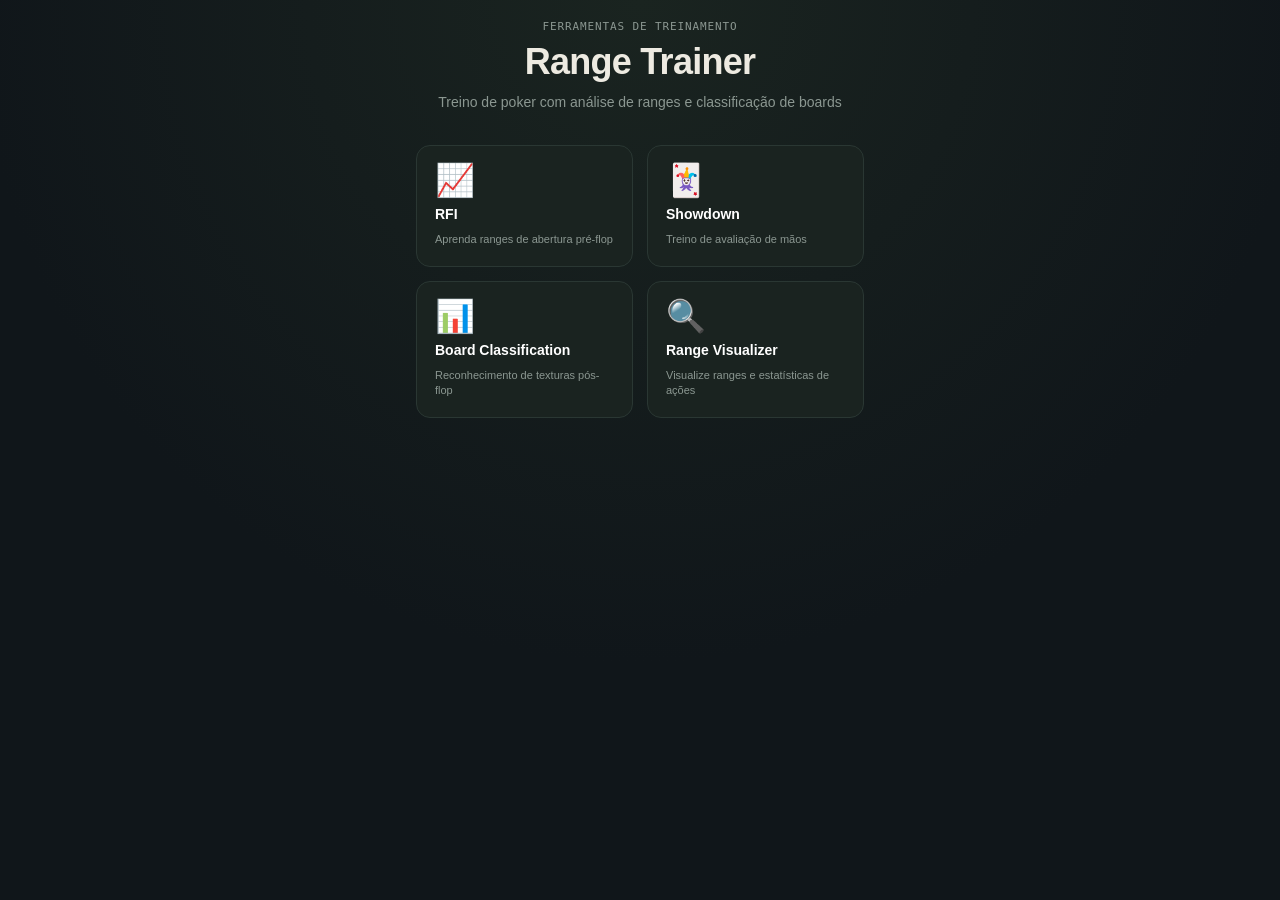
<file: index.html>
<!DOCTYPE html>
<html lang="pt-BR">
<head>
<meta charset="UTF-8">
<meta name="viewport" content="width=device-width, initial-scale=1, maximum-scale=1, viewport-fit=cover">
<meta name="theme-color" content="#12181A">
<title>Range Trainer</title>
<link rel="stylesheet" href="css/base.css">
<style>
  .hero {
    text-align: center; margin-bottom: 32px;
  }
  .hero .eyebrow {
    font-family: var(--font-mono); font-size: 11px; letter-spacing: 0.08em;
    text-transform: uppercase; color: var(--text-muted); margin-bottom: 8px;
  }
  .hero h1 {
    font-size: 36px; font-weight: 700; margin: 8px 0; color: var(--text);
  }
  .hero .sub {
    font-size: 14px; color: var(--text-muted); line-height: 1.6;
  }

  .minigames-grid {
    display: grid; grid-template-columns: 1fr 1fr; gap: 14px; margin-bottom: 24px;
  }
  .minigame-card {
    background: var(--surface); border: 1.5px solid var(--border-soft); border-radius: 14px;
    padding: 18px; text-decoration: none; color: inherit; cursor: pointer;
    transition: all 0.2s ease; display: flex; flex-direction: column; gap: 10px;
  }
  .minigame-card:hover {
    border-color: var(--accent); background: var(--surface-2);
  }
  .minigame-card:active {
    transform: scale(0.98);
  }
  .card-icon {
    font-size: 32px; line-height: 1;
  }
  .card-title {
    font-size: 14px; font-weight: 700; color: white;
  }
  .card-desc {
    font-size: 11px; color: var(--text-muted); line-height: 1.4;
  }

  .screen {
    max-width: 480px; margin: 0 auto; padding: 0 16px;
  }

  @media (max-width: 768px) {
    .minigames-grid { grid-template-columns: 1fr; }
    .hero h1 { font-size: 28px; }
  }
</style>
</head>
<body>
<div class="screen">
  <div style="height: 20px;"></div>
  <div class="hero">
    <p class="eyebrow">Ferramentas de Treinamento</p>
    <h1>Range Trainer</h1>
    <p class="sub">Treino de poker com análise de ranges e classificação de boards</p>
  </div>

  <div class="minigames-grid">
    <a href="treino_open_raise.html" class="minigame-card">
      <div class="card-icon">📈</div>
      <div class="card-title">RFI</div>
      <div class="card-desc">Aprenda ranges de abertura pré-flop</div>
    </a>

    <a href="treino_showdown.html" class="minigame-card">
      <div class="card-icon">🃏</div>
      <div class="card-title">Showdown</div>
      <div class="card-desc">Treino de avaliação de mãos</div>
    </a>

    <a href="treino_boards.html" class="minigame-card">
      <div class="card-icon">📊</div>
      <div class="card-title">Board Classification</div>
      <div class="card-desc">Reconhecimento de texturas pós-flop</div>
    </a>

    <a href="treino_range_visualizer.html" class="minigame-card">
      <div class="card-icon">🔍</div>
      <div class="card-title">Range Visualizer</div>
      <div class="card-desc">Visualize ranges e estatísticas de ações</div>
    </a>
  </div>

  <div style="height: 40px;"></div>
</div>
</body>
</html>
</file>
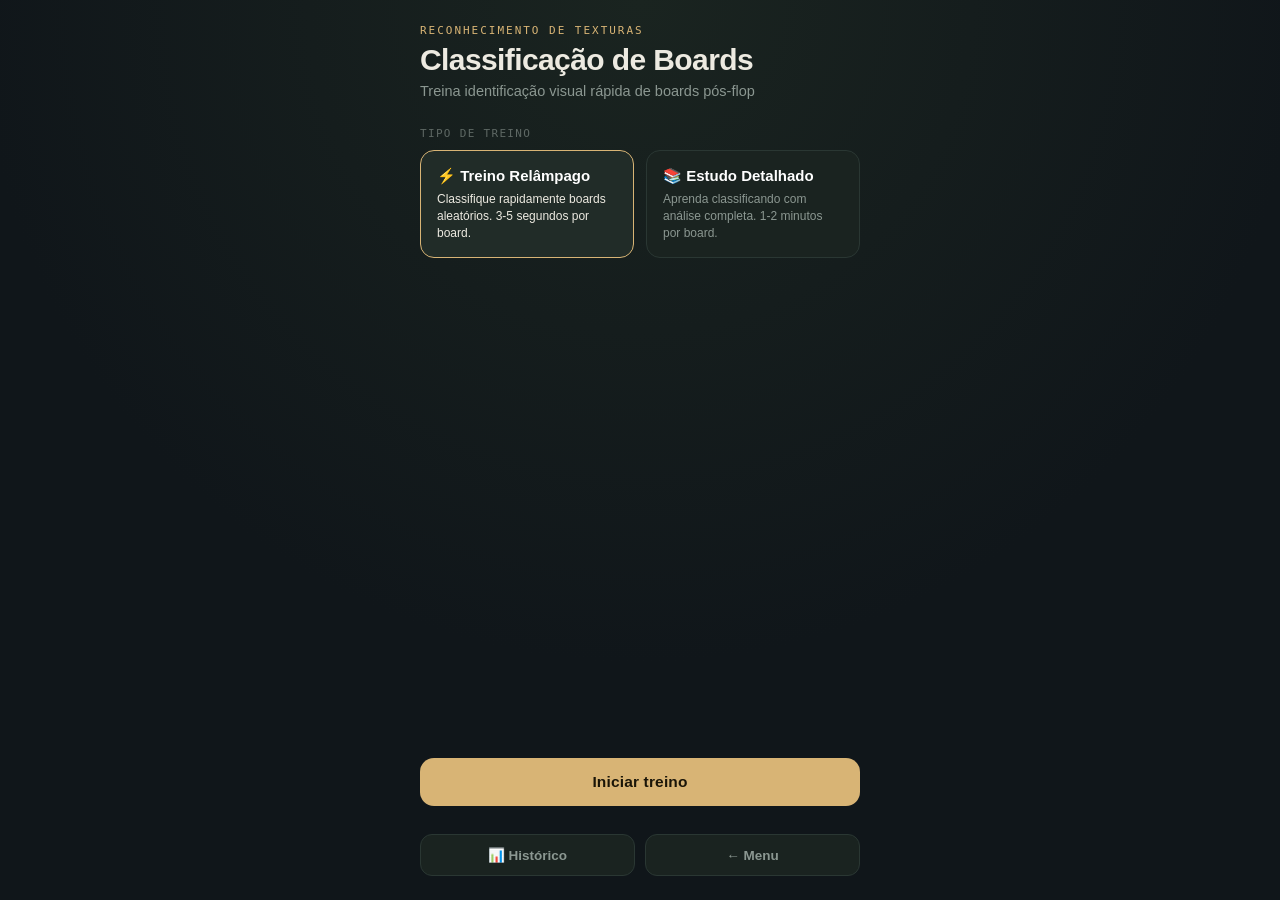
<file: treino_boards.html>
<!DOCTYPE html>
<html lang="pt-BR">
<head>
<meta charset="UTF-8">
<meta name="viewport" content="width=device-width, initial-scale=1, maximum-scale=1, viewport-fit=cover">
<meta name="theme-color" content="#12181A">
<title>Range Trainer · Board Classification</title>
<link rel="stylesheet" href="css/base.css">
<link rel="stylesheet" href="css/cards.css">
<link rel="stylesheet" href="css/boards.css">
</head>
<body>
<div id="app"></div>

<script src="js/storage.js"></script>
<script src="js/cards.js"></script>
<script src="js/ui.js"></script>
<script src="js/boards.js"></script>
</body>
</html>
</file>
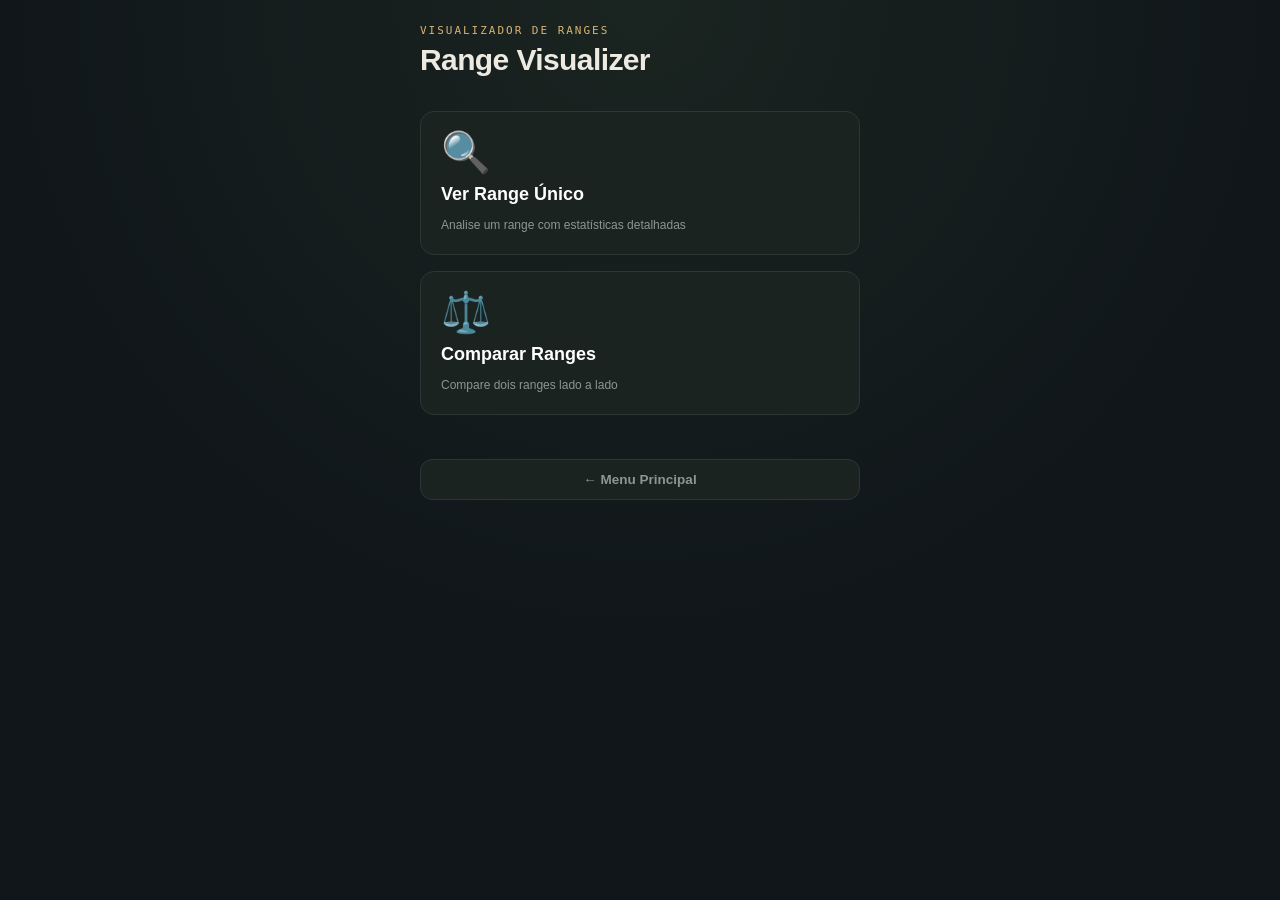
<file: treino_range_visualizer.html>
<!DOCTYPE html>
<html lang="pt-BR">
<head>
<meta charset="UTF-8">
<meta name="viewport" content="width=device-width, initial-scale=1, maximum-scale=1, viewport-fit=cover">
<meta name="theme-color" content="#12181A">
<title>Range Trainer · Range Visualizer</title>
<link rel="stylesheet" href="css/base.css">
<link rel="stylesheet" href="css/cards.css">
<link rel="stylesheet" href="css/range-visualizer.css">
</head>
<body>
<div id="app"></div>

<script src="js/storage.js"></script>
<script src="js/cards.js"></script>
<script src="js/ranges.js"></script>
<script src="js/ui.js"></script>
<script src="data/ranges_default.js"></script>
<script src="js/range-visualizer.js"></script>
</body>
</html>
</file>
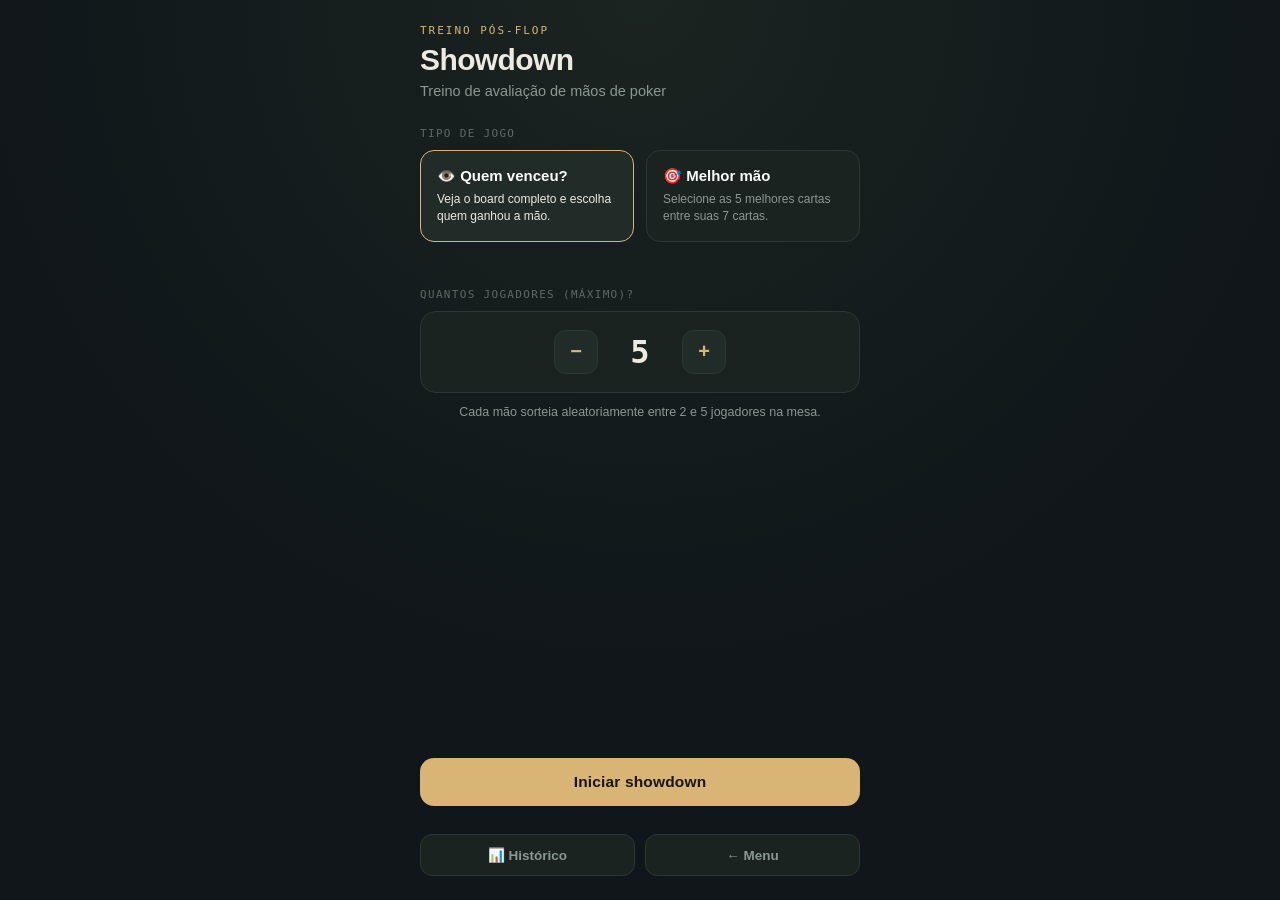
<file: treino_showdown.html>
<!DOCTYPE html>
<html lang="pt-BR">
<head>
<meta charset="UTF-8">
<meta name="viewport" content="width=device-width, initial-scale=1, maximum-scale=1, viewport-fit=cover">
<meta name="theme-color" content="#12181A">
<title>Range Trainer · Showdown</title>
<link rel="stylesheet" href="css/base.css">
<link rel="stylesheet" href="css/cards.css">
<link rel="stylesheet" href="css/showdown.css">
</head>
<body>
<div id="app"></div>

<script src="js/storage.js"></script>
<script src="js/cards.js"></script>
<script src="js/hand-eval.js"></script>
<script src="js/ui.js"></script>
<script src="js/showdown.js"></script>
</body>
</html>
</file>
<file: css/base.css>
/* Base do app: variáveis, reset, layout do shell, componentes genéricos
   (botões, listas de opção, telas de estatística/import) reutilizáveis por
   qualquer minigame. */
:root {
  --bg: #10161A;
  --bg-vignette: radial-gradient(circle at 50% 0%, #1A2420 0%, #10161A 60%);
  --surface: #1A2320;
  --surface-2: #212C28;
  --border-soft: #2A3733;
  --accent: #D8B475;
  --accent-strong: #E8C98D;
  --accent-dim: #7A6438;
  --success: #5FAE7E;
  --success-bg: rgba(95, 174, 126, 0.14);
  --danger: #D97A6C;
  --danger-bg: rgba(217, 122, 108, 0.14);
  --warning: #E8A546;
  --text: #EDEAE1;
  --text-muted: #8B9791;
  --text-faint: #5E6864;
  --card-bg: #F6F2E7;
  --card-ink: #23262B;
  --card-red: #B4453B;
  --font-display: -apple-system, BlinkMacSystemFont, "Segoe UI", Roboto, sans-serif;
  --font-mono: ui-monospace, "SF Mono", "Roboto Mono", Menlo, Consolas, monospace;
  --safe-bottom: env(safe-area-inset-bottom, 0px);
}

* { box-sizing: border-box; -webkit-tap-highlight-color: transparent; }

html, body {
  margin: 0; padding: 0;
  background: var(--bg);
  color: var(--text);
  font-family: var(--font-display);
  -webkit-font-smoothing: antialiased;
}

body {
  background: var(--bg-vignette);
  min-height: 100vh;
  min-height: 100dvh;
}

#app {
  max-width: 480px;
  margin: 0 auto;
  min-height: 100vh;
  min-height: 100dvh;
  display: flex;
  flex-direction: column;
  position: relative;
}

button { font-family: inherit; cursor: pointer; }

.screen {
  flex: 1;
  display: flex;
  flex-direction: column;
  padding: 24px 20px calc(24px + var(--safe-bottom));
  animation: fadeIn 0.25s ease-out;
}

@keyframes fadeIn { from { opacity: 0; } to { opacity: 1; } }

/* ---------- Topbar ---------- */
.topbar {
  display: flex; align-items: center; gap: 12px;
  margin-bottom: 20px;
}
.topbar .back-btn {
  background: var(--surface-2); border: 1px solid var(--border-soft);
  color: var(--text-muted); width: 36px; height: 36px; border-radius: 10px;
  font-size: 16px; display: flex; align-items: center; justify-content: center;
  flex-shrink: 0;
}
.topbar .back-btn:active { background: var(--border-soft); }
.topbar h2 { font-size: 15px; font-weight: 600; margin: 0; color: var(--text-muted);
  text-transform: uppercase; letter-spacing: 0.08em; }

/* ---------- Hero (título de tela inicial) ---------- */
.hero { margin-bottom: 28px; }
.eyebrow {
  font-family: var(--font-mono); font-size: 11px; letter-spacing: 0.18em;
  text-transform: uppercase; color: var(--accent); margin: 0 0 6px;
}
.hero h1 { font-size: 30px; margin: 0 0 6px; letter-spacing: -0.02em; font-weight: 700; }
.hero .sub { color: var(--text-muted); margin: 0; font-size: 14.5px; }

.home-footer { display: flex; gap: 10px; margin-top: 28px; }
.btn-secondary {
  flex: 1; background: var(--surface); border: 1px solid var(--border-soft);
  color: var(--text-muted); padding: 12px; border-radius: 12px; font-size: 13.5px;
  font-weight: 600;
}
.btn-secondary:active { background: var(--surface-2); }

.range-status {
  margin-top: 18px; padding: 10px 12px; border-radius: 10px;
  background: var(--surface); border: 1px solid var(--border-soft);
  font-size: 12px; color: var(--text-muted); display: flex; align-items: center; gap: 8px;
}
.range-status strong { color: var(--accent); font-weight: 600; }

/* ---------- Section titles ---------- */
.section-label {
  font-family: var(--font-mono); font-size: 11px; letter-spacing: 0.12em;
  text-transform: uppercase; color: var(--text-faint); margin: 22px 0 10px;
}
.section-label:first-of-type { margin-top: 0; }

/* ---------- Config: listas de opção ---------- */
.option-list { display: flex; flex-direction: column; gap: 8px; }
.option-row {
  display: flex; align-items: center; gap: 12px;
  background: var(--surface); border: 1.5px solid var(--border-soft);
  border-radius: 12px; padding: 13px 14px;
}
.option-row.selected { border-color: var(--accent); background: var(--surface-2); }
.option-row input { display: none; }
.option-row .radio-dot, .option-row .check-box {
  width: 18px; height: 18px; border-radius: 50%; border: 1.5px solid var(--text-faint);
  flex-shrink: 0; display: flex; align-items: center; justify-content: center;
}
.option-row .check-box { border-radius: 5px; }
.option-row.selected .radio-dot, .option-row.selected .check-box { border-color: var(--accent); }
.option-row.selected .radio-dot::after {
  content: ''; width: 9px; height: 9px; border-radius: 50%; background: var(--accent);
}
.option-row.selected .check-box::after { content: '✓'; color: var(--accent); font-size: 12px; font-weight: 700; }
.option-row .option-text { flex: 1; min-width: 0; }
.option-row .option-text .t1 { font-size: 14.5px; font-weight: 600; }
.option-row .option-text .t2 { font-size: 12px; color: var(--text-muted); margin-top: 1px; }

.position-grid { display: grid; grid-template-columns: 1fr 1fr; gap: 8px; }
.position-pill {
  display: flex; align-items: center; gap: 8px;
  background: var(--surface); border: 1.5px solid var(--border-soft);
  border-radius: 12px; padding: 11px 12px; font-size: 13.5px; font-weight: 600;
}
.position-pill.selected { border-color: var(--accent); background: var(--surface-2); color: var(--accent-strong); }
.position-pill input { display: none; }
.position-pill .check-box { width: 16px; height: 16px; border-radius: 5px; border: 1.5px solid var(--text-faint); flex-shrink: 0; display:flex; align-items:center; justify-content:center; }
.position-pill.selected .check-box { border-color: var(--accent); }
.position-pill.selected .check-box::after { content: '✓'; color: var(--accent); font-size: 11px; }

.select-toggle-row { display: flex; justify-content: flex-end; margin: -2px 0 8px; }
.link-btn { background: none; border: none; color: var(--accent); font-size: 12.5px; font-weight: 600; padding: 4px; }

.spacer { flex: 1; }

.btn-primary {
  width: 100%; background: var(--accent); color: #1A1508; border: none;
  padding: 15px; border-radius: 14px; font-size: 15.5px; font-weight: 700;
  margin-top: 20px; letter-spacing: 0.01em;
}
.btn-primary:active { background: var(--accent-strong); }
.btn-primary:disabled { background: var(--surface-2); color: var(--text-faint); }

/* ---------- Tela de jogo (genérico: pergunta + centralização) ---------- */
.game-center {
  flex: 1; display: flex; flex-direction: column; align-items: center; justify-content: center;
  gap: 22px; padding: 10px 0;
}

.ask-block { text-align: center; }
.ask-block .chip { margin: 0 auto 12px; }
.ask-block h2 { font-size: 22px; margin: 0; font-weight: 700; }

.feedback-panel {
  width: 100%; border-radius: 16px; padding: 18px; text-align: center;
  border: 1.5px solid var(--border-soft); animation: fadeIn 0.2s ease-out;
}
.feedback-panel.correct { background: var(--success-bg); border-color: var(--success); }
.feedback-panel.wrong { background: var(--danger-bg); border-color: var(--danger); }
.feedback-panel .fb-title { font-size: 17px; font-weight: 700; margin-bottom: 4px; }
.feedback-panel.correct .fb-title { color: var(--success); }
.feedback-panel.wrong .fb-title { color: var(--danger); }
.feedback-panel .fb-detail { font-size: 13px; color: var(--text-muted); }
.feedback-panel .fb-detail b { color: var(--text); font-family: var(--font-mono); }

.end-session-link { text-align: center; margin-top: 18px; }
.end-session-link button { background: none; border: none; color: var(--text-faint); font-size: 12.5px; text-decoration: underline; }

/* ---------- Estatísticas ---------- */
.stat-hero {
  background: var(--surface); border: 1px solid var(--border-soft); border-radius: 16px;
  padding: 20px; text-align: center; margin-bottom: 20px;
}
.stat-hero .big-num { font-family: var(--font-mono); font-size: 40px; font-weight: 700; color: var(--accent); line-height: 1; }
.stat-hero .big-label { font-size: 12.5px; color: var(--text-muted); margin-top: 6px; }

.stat-table { display: flex; flex-direction: column; gap: 6px; margin-bottom: 4px; }
.stat-row {
  display: flex; align-items: center; gap: 10px;
  background: var(--surface); border: 1px solid var(--border-soft);
  border-radius: 10px; padding: 10px 12px;
}
.stat-row .label { font-size: 13.5px; font-weight: 600; flex-shrink: 0; width: 92px; }
.stat-row .bar-track { flex: 1; height: 6px; background: var(--surface-2); border-radius: 4px; overflow: hidden; }
.stat-row .bar-fill { height: 100%; background: var(--accent); border-radius: 4px; }
.stat-row .pct { font-family: var(--font-mono); font-size: 12.5px; color: var(--text-muted); width: 68px; text-align: right; flex-shrink: 0; }

details.detail-block { margin-top: 18px; }
details.detail-block summary {
  font-family: var(--font-mono); font-size: 11px; letter-spacing: 0.1em; text-transform: uppercase;
  color: var(--text-faint); cursor: pointer; padding: 6px 0;
}
.empty-state { text-align: center; padding: 40px 20px; color: var(--text-muted); }
.empty-state .big-icon { font-size: 36px; margin-bottom: 10px; }

.danger-link { width: 100%; background: none; border: 1px solid var(--border-soft); color: var(--danger);
  padding: 12px; border-radius: 12px; margin-top: 24px; font-size: 13.5px; font-weight: 600; }

/* ---------- Import screen ---------- */
.info-box { background: var(--surface); border: 1px solid var(--border-soft); border-radius: 12px; padding: 14px; font-size: 13px; color: var(--text-muted); line-height: 1.5; margin-bottom: 16px; }
.info-box code { font-family: var(--font-mono); background: var(--surface-2); padding: 1px 5px; border-radius: 4px; color: var(--accent); font-size: 12px; }
.file-input-btn { display: block; width: 100%; background: var(--surface); border: 1.5px dashed var(--border-soft); color: var(--accent); padding: 18px; border-radius: 14px; text-align: center; font-size: 14px; font-weight: 600; }
.toast { margin-top: 14px; padding: 12px 14px; border-radius: 10px; font-size: 13px; }
.toast.success { background: var(--success-bg); color: var(--success); border: 1px solid var(--success); }
.toast.error { background: var(--danger-bg); color: var(--danger); border: 1px solid var(--danger); }
.toast.warning { background: rgba(216, 180, 117, 0.14); color: var(--accent); border: 1px solid var(--accent); }

/* ---------- Gráfico de histórico diário ---------- */
.daily-filters { display: grid; grid-template-columns: 1fr 1fr; gap: 12px; margin-bottom: 20px; }
.daily-filters > div { display: flex; flex-direction: column; gap: 6px; }
.daily-filters label { font-size: 12px; font-weight: 600; color: var(--text-muted); text-transform: uppercase; letter-spacing: 0.05em; }
.daily-filters select {
  background: var(--surface); border: 1.5px solid var(--border-soft); border-radius: 10px;
  padding: 10px 12px; color: var(--text); font-size: 13px; font-family: inherit; cursor: pointer;
}
.daily-filters select:focus { outline: none; border-color: var(--accent); }

.chart-container { position: relative; height: 300px; margin-bottom: 20px; width: 100%; }
.chart-container canvas { max-height: 300px; }
</file>
<file: css/cards.css>
/* Visual de cartas de poker e "chip" (badge redondo). Reutilizável por
   qualquer minigame que precise mostrar cartas ou posições/badges. */
.chip {
  position: relative; width: 46px; height: 46px; border-radius: 50%;
  background: radial-gradient(circle at 35% 30%, #2E3A35, var(--surface-2) 75%);
  border: 1.5px solid var(--accent-dim);
  display: flex; align-items: center; justify-content: center;
  font-family: var(--font-mono); font-weight: 700; font-size: 12.5px;
  color: var(--accent); flex-shrink: 0; letter-spacing: -0.02em;
}
.chip::before {
  content: ''; position: absolute; inset: -5px; border-radius: 50%;
  background: repeating-conic-gradient(var(--accent-dim) 0deg 7deg, transparent 7deg 18deg);
  opacity: 0.4; z-index: -1;
}
.chip.chip-lg { width: 60px; height: 60px; font-size: 15px; }

.cards-row { display: flex; gap: -10px; }
.card {
  width: 92px; height: 130px; background: var(--card-bg); border-radius: 11px;
  position: relative; box-shadow: 0 8px 20px rgba(0,0,0,0.35);
  animation: dealCard 0.4s cubic-bezier(.2,.8,.3,1);
}
.card:first-child { transform: rotate(-5deg); margin-right: -14px; }
.card:last-child { transform: rotate(5deg); }
@keyframes dealCard { from { opacity: 0; transform: translateY(18px) scale(0.92) rotate(0deg); } }
.card .rank { position: absolute; font-family: var(--font-mono); font-weight: 700; font-size: 18px; line-height: 1; color: var(--card-ink); }
.card.red .rank, .card.red .suit-big { color: var(--card-red); }
.card .rank-tl { top: 10px; left: 10px; }
.card .rank-br { bottom: 10px; right: 10px; transform: rotate(180deg); }
.card .suit-big { position: absolute; inset: 0; display: flex; align-items: center; justify-content: center; font-size: 34px; color: var(--card-ink); }
</file>
<file: css/boards.css>
/* Board Classification minigame styles */

.bd-game-status {
  display: flex; align-items: center; justify-content: space-between; margin-bottom: 14px;
}
.bd-game-status .tag {
  font-family: var(--font-mono); font-size: 11px; color: var(--text-muted);
  background: var(--surface); border: 1px solid var(--border-soft);
  padding: 5px 10px; border-radius: 20px;
}
.bd-timer {
  font-family: var(--font-mono); font-size: 13px; color: var(--accent); font-weight: 700;
  background: var(--surface); border: 1px solid var(--border-soft); padding: 5px 10px; border-radius: 20px;
}

.board-display-section {
  text-align: center; margin-bottom: 24px; padding: 20px;
  background: var(--surface); border: 1.5px solid var(--border-soft); border-radius: 14px;
}
.board-cards {
  display: flex; justify-content: center; gap: 12px;
}
.board-cards .card {
  width: 92px; height: 130px;
}

.classify-section {
  display: flex; flex-direction: column; gap: 18px; margin-bottom: 20px;
}

.classify-axis {
  display: flex; flex-direction: column; gap: 10px;
}
.classify-axis label {
  font-size: 13px; font-weight: 600; color: var(--text-muted); text-transform: uppercase;
  font-family: var(--font-mono); letter-spacing: 0.04em;
}

.btn-group {
  display: grid; grid-template-columns: 1fr 1fr 1fr; gap: 8px;
}
.axis-btn {
  background: var(--surface-2); border: 1.5px solid var(--border-soft); border-radius: 10px;
  padding: 12px 14px; cursor: pointer; font-size: 13px; font-weight: 600;
  color: var(--text); transition: all 0.2s ease;
}
.axis-btn:active { background: var(--border-soft); }
.axis-btn.selected {
  border-color: var(--accent); background: var(--surface);
  box-shadow: 0 0 8px rgba(76, 175, 80, 0.3);
}
.axis-btn:disabled { opacity: 0.35; cursor: not-allowed; }

.bd-feedback-panel {
  width: 100%; border-radius: 14px; padding: 16px; text-align: center;
  border: 1.5px solid var(--border-soft); margin-bottom: 18px; animation: fadeIn 0.2s ease-out;
}
.bd-feedback-panel.correct {
  background: var(--success-bg); border-color: var(--success);
}
.bd-feedback-panel.wrong {
  background: var(--danger-bg); border-color: var(--danger);
}
.bd-feedback-panel .fb-title {
  font-size: 17px; font-weight: 700; margin-bottom: 8px;
}
.bd-feedback-panel.correct .fb-title { color: var(--success); }
.bd-feedback-panel.wrong .fb-title { color: var(--danger); }
.bd-feedback-panel .fb-detail {
  font-size: 12px; color: var(--text-muted); line-height: 1.5;
}
.bd-feedback-panel .fb-time {
  margin-top: 8px; font-family: var(--font-mono); font-size: 12px; color: var(--accent);
}

.auto-next-note {
  text-align: center; color: var(--text-muted); font-size: 12px; font-style: italic;
  margin-top: 12px;
}

.analysis-panel {
  background: var(--surface); border: 1.5px solid var(--border-soft); border-radius: 12px;
  padding: 16px; margin-bottom: 18px;
}

.analysis-section {
  margin-bottom: 14px;
}
.analysis-section h3 {
  font-size: 13px; font-weight: 700; color: var(--text-muted); text-transform: uppercase;
  font-family: var(--font-mono); letter-spacing: 0.04em; margin-bottom: 8px;
}
.analysis-section p {
  font-size: 13px; color: var(--text); line-height: 1.6; margin: 0;
}

.type-display {
  font-size: 20px; font-weight: 700; color: var(--accent); text-align: center; padding: 10px 0;
}

.strategy-box {
  background: var(--surface-2); border-left: 3px solid var(--accent-dim); padding: 12px;
  border-radius: 8px; margin-bottom: 10px;
}
.strategy-box strong {
  display: block; font-size: 12px; color: var(--accent); margin-bottom: 6px;
  font-family: var(--font-mono);
}
.strategy-box p {
  font-size: 12px; color: var(--text); line-height: 1.5; margin: 0;
}

.concern-box {
  background: var(--surface-2); border-left: 3px solid var(--warning); padding: 12px;
  border-radius: 8px; font-size: 12px; color: var(--text);
}
.concern-box strong { color: var(--warning); }

.stat-mode-label {
  font-size: 13px; color: var(--text-muted); margin-bottom: 12px; text-align: center;
}
.stat-mode-label strong { color: var(--accent); font-weight: 600; }

.game-mode-selector {
  display: grid; grid-template-columns: 1fr 1fr; gap: 12px; margin-bottom: 24px;
}
.mode-btn {
  background: var(--surface); border: 1.5px solid var(--border-soft); border-radius: 14px;
  padding: 16px; text-align: left; cursor: pointer; transition: all 0.2s ease;
}
.mode-btn:active { background: var(--surface-2); }
.mode-btn.active { border-color: var(--accent); background: var(--surface-2); }
.mode-title { font-weight: 700; font-size: 15px; margin-bottom: 6px; color: white; }
.mode-desc { font-size: 12px; color: var(--text-muted); line-height: 1.4; }
.mode-btn.active .mode-desc { color: var(--text); }

@media (max-width: 768px) {
  .btn-group { grid-template-columns: 1fr; }
  .board-cards { flex-wrap: wrap; }
}
</file>
<file: css/range-visualizer.css>
/* Range Visualizer: visualização de ranges com estatísticas */

.range-header {
  display: flex;
  justify-content: space-between;
  align-items: center;
  gap: 12px;
  margin-bottom: 20px;
}

.range-header h2 {
  flex: 1;
  font-size: 18px;
  font-weight: 700;
  margin: 0;
}

.stats-panel {
  display: grid;
  grid-template-columns: 1fr 1fr 1fr 1fr;
  gap: 12px;
  margin-bottom: 24px;
}

.stat-item {
  background: var(--surface);
  border: 1.5px solid var(--border-soft);
  border-radius: 12px;
  padding: 12px;
  text-align: center;
  display: flex;
  flex-direction: column;
  gap: 6px;
  min-width: 0;
}

.stat-item.allin {
  border-color: #8B0000;
  background: rgba(139, 0, 0, 0.1);
}

.stat-item.raise {
  border-color: #FF6B6B;
  background: rgba(255, 107, 107, 0.1);
}

.stat-item.call {
  border-color: #27AE60;
  background: rgba(39, 174, 96, 0.1);
}

.stat-item.fold {
  border-color: #3498DB;
  background: rgba(52, 152, 219, 0.1);
}

.stat-label {
  font-size: 11px;
  font-weight: 700;
  text-transform: uppercase;
  color: var(--text-muted);
  font-family: var(--font-mono);
  letter-spacing: 0.05em;
}

.stat-item.allin .stat-label { color: #8B0000; }
.stat-item.raise .stat-label { color: #FF6B6B; }
.stat-item.call .stat-label { color: #27AE60; }
.stat-item.fold .stat-label { color: #3498DB; }

.stat-number {
  font-size: 24px;
  font-weight: 700;
  color: var(--text);
}

.stat-percent {
  font-size: 12px;
  font-weight: 600;
  color: var(--accent);
  font-family: var(--font-mono);
}

.mode-selector {
  display: grid;
  grid-template-columns: 1fr 1fr 1fr 1fr;
  gap: 8px;
  margin-bottom: 20px;
}

.mode-btn {
  background: var(--surface);
  border: 1.5px solid var(--border-soft);
  border-radius: 10px;
  padding: 10px;
  color: var(--text);
  font-size: 11px;
  font-weight: 600;
  text-align: center;
  cursor: pointer;
  transition: all 0.2s ease;
  text-transform: uppercase;
  letter-spacing: 0.04em;
}

.mode-btn:active {
  transform: scale(0.95);
}

.mode-btn.active {
  border-color: var(--accent);
  background: var(--surface-2);
  color: var(--accent);
}

.grid-container {
  display: grid;
  grid-template-columns: repeat(13, 1fr);
  gap: 4px;
  background: var(--surface);
  border: 1.5px solid var(--border-soft);
  border-radius: 12px;
  padding: 12px;
}

.range-cell {
  aspect-ratio: 1;
  display: flex;
  align-items: center;
  justify-content: center;
  border-radius: 8px;
  font-size: 11px;
  font-weight: 600;
  font-family: var(--font-mono);
  cursor: default;
  user-select: none;
  border: 1px solid rgba(0, 0, 0, 0.2);
}

.range-cell.allin {
  background: #8B0000;
  color: white;
}

.range-cell.raise {
  background: #FF6B6B;
  color: white;
}

.range-cell.call {
  background: #27AE60;
  color: white;
}

.range-cell.fold {
  background: #3498DB;
  color: white;
}

.range-cell.empty {
  background: #95A5A6;
  color: white;
  opacity: 0.5;
}

.blinds-selector {
  display: grid;
  grid-template-columns: repeat(4, 1fr);
  gap: 10px;
}

.blinds-selector .option-row {
  margin-bottom: 0;
}

.home-options {
  display: flex;
  flex-direction: column;
  gap: 16px;
  margin-bottom: 24px;
}

.option-btn {
  background: var(--surface);
  border: 1.5px solid var(--border-soft);
  border-radius: 14px;
  padding: 20px;
  text-align: left;
  cursor: pointer;
  transition: all 0.2s ease;
  display: flex;
  flex-direction: column;
  gap: 12px;
  color: inherit;
  text-decoration: none;
}

.option-btn:hover {
  border-color: var(--accent);
  background: var(--surface-2);
}

.option-btn:active {
  transform: scale(0.98);
}

.option-btn.large .btn-icon {
  font-size: 40px;
  line-height: 1;
}

.option-btn.large .btn-title {
  font-size: 18px;
  font-weight: 700;
  color: white;
}

.option-btn.large .btn-desc {
  font-size: 12px;
  color: var(--text-muted);
  line-height: 1.4;
}

.home-footer {
  display: flex;
  gap: 12px;
  margin-top: 20px;
}

.compare-selection {
  display: grid;
  grid-template-columns: 1fr 1fr;
  gap: 20px;
  margin-bottom: 24px;
}

.compare-column {
  display: flex;
  flex-direction: column;
  gap: 16px;
}

.compare-column h3 {
  font-size: 16px;
  font-weight: 700;
  color: var(--text);
  margin: 0;
}

.compare-grids {
  display: grid;
  grid-template-columns: 1fr 1fr;
  gap: 24px;
  margin-bottom: 24px;
}

.compare-grid-wrapper {
  display: flex;
  flex-direction: column;
  gap: 12px;
}

.compare-grid-wrapper h3 {
  font-size: 14px;
  font-weight: 700;
  color: var(--text);
  margin: 0;
}

.differences-panel {
  display: grid;
  grid-template-columns: repeat(3, 1fr);
  gap: 16px;
  background: var(--surface);
  border: 1.5px solid var(--border-soft);
  border-radius: 12px;
  padding: 16px;
}

.diff-column {
  display: flex;
  flex-direction: column;
  gap: 12px;
}

.diff-column h4 {
  font-size: 12px;
  font-weight: 700;
  text-transform: uppercase;
  color: var(--text-muted);
  letter-spacing: 0.05em;
  margin: 0;
}

.differences-grids {
  display: grid;
  grid-template-columns: 1fr 1fr;
  gap: 24px;
}

.diff-grid-wrapper {
  display: flex;
  flex-direction: column;
  gap: 12px;
}

.diff-grid-header {
  display: flex;
  flex-direction: column;
  gap: 4px;
}

.diff-grid-title {
  font-size: 14px;
  font-weight: 700;
  color: var(--text);
}

.diff-grid-subtitle {
  font-size: 11px;
  font-weight: 600;
  color: #F39C12;
  text-transform: uppercase;
  letter-spacing: 0.05em;
}

.difference-grid {
  display: flex;
}

.difference-grid .grid-container {
  width: 100%;
}

.range-cell.diff-only {
  background: #F39C12;
  color: white;
  border-color: #D68910;
}

.range-cell.diff-other {
  background: #95A5A6;
  color: white;
  opacity: 0.3;
  border-color: rgba(0, 0, 0, 0.1);
}

.range-cell.diff-empty {
  background: #95A5A6;
  color: white;
  opacity: 0.2;
  border-color: rgba(0, 0, 0, 0.05);
}

@media (max-width: 768px) {
  .blinds-selector {
    grid-template-columns: repeat(2, 1fr);
  }

  .stat-item {
    padding: 10px;
  }

  .stat-number {
    font-size: 20px;
  }

  .mode-selector {
    grid-template-columns: 1fr 1fr;
    gap: 6px;
  }

  .mode-btn {
    padding: 8px;
    font-size: 10px;
  }

  .grid-container {
    padding: 8px;
    gap: 3px;
  }

  .range-cell {
    font-size: 9px;
  }

  .compare-selection {
    grid-template-columns: 1fr;
    gap: 20px;
  }

  .compare-grids {
    grid-template-columns: 1fr;
    gap: 16px;
  }

  .differences-grids {
    grid-template-columns: 1fr;
    gap: 16px;
  }
}
</file>
<file: css/showdown.css>
/* Estilos específicos do minigame "Showdown" (mesa com N jogadores, board
   comunitário revelado em duas etapas, seleção do vencedor e cronômetro). */
.stepper {
  display: flex; align-items: center; justify-content: center; gap: 18px;
  background: var(--surface); border: 1px solid var(--border-soft);
  border-radius: 16px; padding: 18px;
}
.stepper-btn {
  width: 44px; height: 44px; border-radius: 12px; border: 1px solid var(--border-soft);
  background: var(--surface-2); color: var(--accent); font-size: 20px; font-weight: 700;
}
.stepper-btn:active { background: var(--border-soft); }
.stepper-btn:disabled { opacity: 0.35; }
.stepper-value { font-family: var(--font-mono); font-size: 32px; font-weight: 700; min-width: 48px; text-align: center; }
.stepper-hint { text-align: center; font-size: 12.5px; color: var(--text-muted); margin-top: 12px; }

.sd-game-status { display: flex; align-items: center; justify-content: space-between; margin-bottom: 14px; }
.sd-game-status .tag {
  font-family: var(--font-mono); font-size: 11px; color: var(--text-muted);
  background: var(--surface); border: 1px solid var(--border-soft);
  padding: 5px 10px; border-radius: 20px;
}
.sd-timer {
  font-family: var(--font-mono); font-size: 13px; color: var(--accent); font-weight: 700;
  background: var(--surface); border: 1px solid var(--border-soft); padding: 5px 10px; border-radius: 20px;
}

.board-section { text-align: center; margin-bottom: 22px; }
.board-label {
  font-family: var(--font-mono); font-size: 11px; letter-spacing: 0.12em; text-transform: uppercase;
  color: var(--text-faint); margin-bottom: 10px;
}
.board-row { display: flex; justify-content: center; gap: 8px; }
.board-row .card { width: 56px; height: 78px; }
.board-row .card .rank { font-size: 12px; }
.board-row .card .rank-tl { top: 5px; left: 5px; }
.board-row .card .rank-br { bottom: 5px; right: 5px; }
.board-row .card .suit-big { font-size: 20px; }
.board-row .card.back, .card-slot.back {
  background: repeating-linear-gradient(135deg, var(--surface-2) 0 6px, var(--border-soft) 6px 12px);
  border: 1px solid var(--border-soft); box-shadow: none;
}

.waiting-note { text-align: center; color: var(--text-muted); font-size: 13px; margin-top: 4px; }

.players-grid {
  display: grid; grid-template-columns: 1fr 1fr; gap: 10px;
}
.player-slot {
  background: var(--surface); border: 1.5px solid var(--border-soft); border-radius: 14px;
  padding: 10px; display: flex; flex-direction: column; align-items: center; gap: 8px;
  text-align: center;
}
.player-slot .p-label {
  font-family: var(--font-mono); font-size: 11px; color: var(--text-muted); font-weight: 700;
  letter-spacing: 0.04em;
}
.player-slot .p-cards { display: flex; gap: 4px; }
.player-slot .p-cards .card { width: 48px; height: 68px; }
.player-slot .p-cards .card .rank { font-size: 11px; }
.player-slot .p-cards .card .rank-tl { top: 4px; left: 4px; }
.player-slot .p-cards .card .rank-br { bottom: 4px; right: 4px; }
.player-slot .p-cards .card .suit-big { font-size: 18px; }
button.player-slot { border: 1.5px solid var(--border-soft); }
button.player-slot:active { background: var(--surface-2); }
.player-slot.winner { border-color: var(--success); background: var(--success-bg); }
.player-slot.picked-wrong { border-color: var(--danger); background: var(--danger-bg); }
.player-slot .p-hand-name { font-size: 11px; color: var(--text-muted); }
.player-slot.winner .p-hand-name { color: var(--success); font-weight: 600; }

.sd-feedback-panel {
  width: 100%; border-radius: 16px; padding: 16px; text-align: center;
  border: 1.5px solid var(--border-soft); margin-top: 18px; animation: fadeIn 0.2s ease-out;
}
.sd-feedback-panel.correct { background: var(--success-bg); border-color: var(--success); }
.sd-feedback-panel.wrong { background: var(--danger-bg); border-color: var(--danger); }
.sd-feedback-panel .fb-title { font-size: 17px; font-weight: 700; margin-bottom: 4px; }
.sd-feedback-panel.correct .fb-title { color: var(--success); }
.sd-feedback-panel.wrong .fb-title { color: var(--danger); }
.sd-feedback-panel .fb-detail { font-size: 13px; color: var(--text-muted); }
.sd-feedback-panel .fb-detail b { color: var(--text); font-family: var(--font-mono); }
.sd-feedback-panel .fb-time { margin-top: 6px; font-family: var(--font-mono); font-size: 13px; color: var(--accent); }

.game-mode-selector {
  display: grid; grid-template-columns: 1fr 1fr; gap: 12px; margin-bottom: 24px;
}
.mode-btn {
  background: var(--surface); border: 1.5px solid var(--border-soft); border-radius: 14px;
  padding: 16px; text-align: left; cursor: pointer; transition: all 0.2s ease;
}
.mode-btn:active { background: var(--surface-2); }
.mode-btn.active { border-color: var(--accent); background: var(--surface-2); }
.mode-title { font-weight: 700; font-size: 15px; margin-bottom: 6px; color: white; }
.mode-desc { font-size: 12px; color: var(--text-muted); line-height: 1.4; }
.mode-btn.active .mode-desc { color: var(--text); }

.hand-selection-area {
  margin-top: 12px; display: flex; flex-direction: column; gap: 16px;
}
.selection-counter {
  text-align: center; font-size: 13px; color: var(--accent); font-weight: 600;
  margin-bottom: 8px; font-family: var(--font-mono);
}

.board-selection {
  background: var(--surface); border: 1.5px solid var(--border-soft); border-radius: 12px;
  padding: 12px; display: flex; flex-direction: column; gap: 8px;
}
.board-section-title {
  font-size: 12px; font-weight: 600; color: var(--text-muted); font-family: var(--font-mono);
  text-transform: uppercase; letter-spacing: 0.04em;
}

.board-selection .cards-grid-row {
  display: flex; gap: 8px; justify-content: center; padding-top: 8px; padding-bottom: 4px;
}

.players-selection-grid {
  display: grid; grid-template-columns: 1fr 1fr; gap: 12px;
}

.player-hand {
  background: var(--surface); border: 1.5px solid var(--border-soft); border-radius: 12px;
  padding: 12px; display: flex; flex-direction: column; gap: 8px;
}
.player-hand.winner-hand { border-color: var(--success); background: var(--success-bg); }
.player-name {
  font-size: 12px; font-weight: 600; color: var(--text-muted); font-family: var(--font-mono);
  text-transform: uppercase; letter-spacing: 0.04em;
}
.player-hand.winner-hand .player-name { color: var(--success); }

.player-hand .cards-grid-row {
  display: flex; gap: 8px; justify-content: center;
}

.cards-grid-row .card {
  transform: none !important; margin: 0 !important;
}

.card-btn {
  background: var(--surface-2); border: 1.5px solid var(--border-soft); border-radius: 8px;
  padding: 0; cursor: pointer; transition: transform 0.2s ease, border-color 0.2s ease, background-color 0.2s ease, box-shadow 0.2s ease;
  display: flex; justify-content: center; align-items: center; width: 70px; height: 98px; overflow: hidden;
  position: relative; flex-shrink: 0;
}
.card-btn:active { background: var(--border-soft); }
.card-btn.selected {
  border-color: var(--accent); background: var(--surface);
  box-shadow: 0 0 8px rgba(76, 175, 80, 0.4);
  transform: translateY(-10px);
}
.card-btn.private::after {
  content: ''; position: absolute; bottom: 4px; right: 4px; width: 6px; height: 6px;
  background: var(--text-muted); border-radius: 50%; opacity: 0.6;
}
.card-btn .card { width: 100%; height: 100%; }
.card-btn .card .rank { font-size: 16px; font-weight: 700; }
.card-btn .card .rank-tl { top: 6px; left: 6px; }
.card-btn .card .rank-br { bottom: 6px; right: 6px; }
.card-btn .card .suit-big { font-size: 18px; }
.card-btn:disabled { opacity: 0.35; cursor: not-allowed; }

.stat-mode-label {
  font-size: 13px; color: var(--text-muted); margin-bottom: 12px; text-align: center;
}
.stat-mode-label strong { color: var(--accent); font-weight: 600; }

@media (max-width: 768px) {
  .players-grid {
    grid-template-columns: 1fr 1fr;
    gap: 6px;
  }

  .player-slot {
    padding: 6px;
    gap: 4px;
  }

  .player-slot .p-cards .card {
    width: 40px;
    height: 56px;
  }

  .player-slot .p-cards .card .rank {
    font-size: 9px;
  }

  .player-slot .p-cards .card .suit-big {
    font-size: 14px;
  }

  .players-selection-grid {
    grid-template-columns: 1fr 1fr;
    gap: 8px;
  }

  .player-hand {
    padding: 8px;
    gap: 6px;
  }

  .card-btn {
    width: 60px;
    height: 84px;
  }

  .card-btn .card .rank {
    font-size: 14px;
  }

  .card-btn .card .suit-big {
    font-size: 16px;
  }
}
</file>
